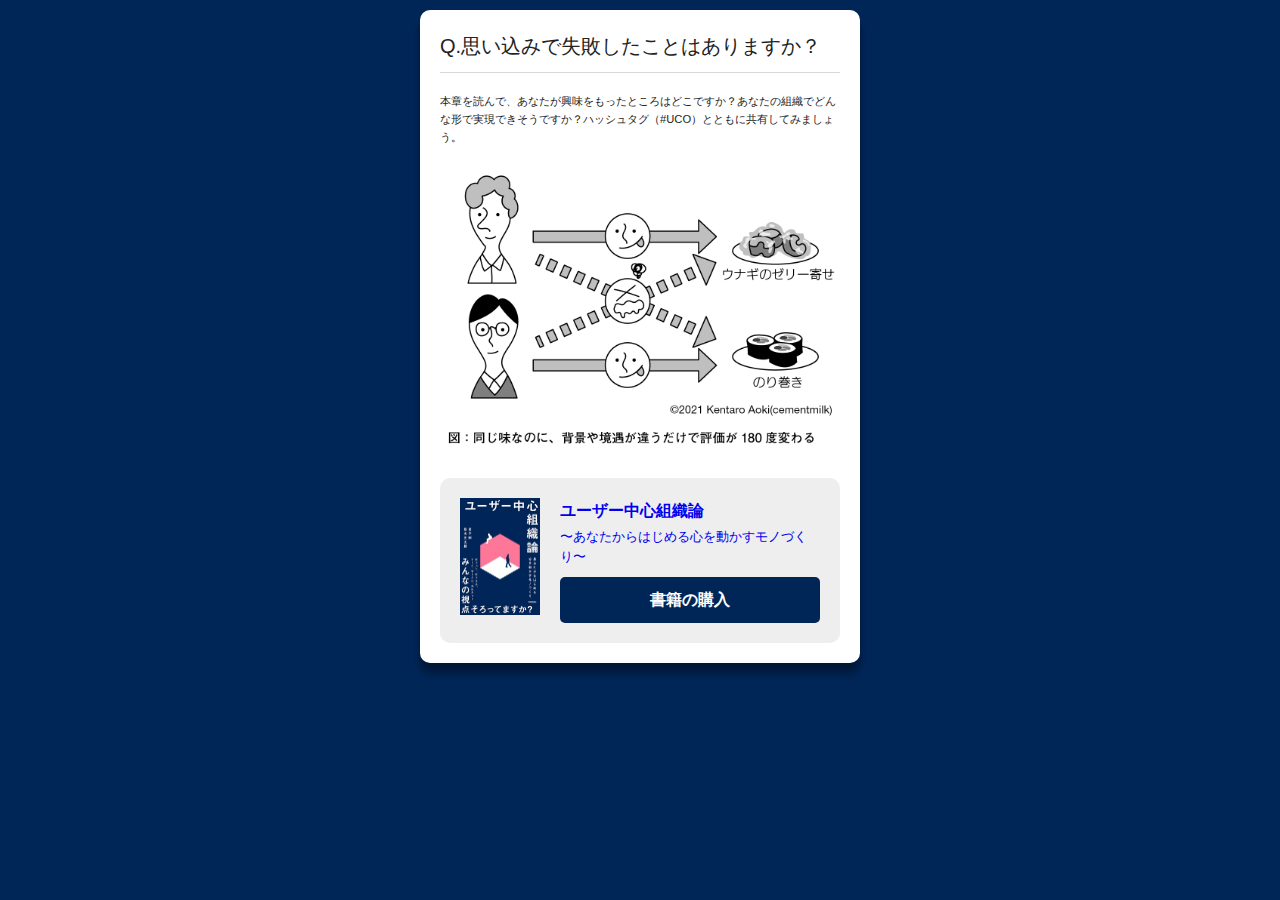
<file: pages/background.html>
<!DOCTYPE html>
<html>
  <head>
    <meta http-equiv="X-UA-Compatible" content="IE=edge">
    <meta charset="utf-8">
    <title>Q.思い込みで失敗したことはありますか？</title>

    <meta name="twitter:card" content="summary_large_image" /> <!--①-->
    <meta name="twitter:site" content="@tsuyoshi_osiire" /> <!--②-->
    <meta property="og:url" content="https://tsuyoshi-kaneko.github.io/uco/pages/background.html" /> <!--③-->
    <meta property="og:title" content="Q.思い込みで失敗したことはありますか？" /> <!--④-->
    <meta property="og:description" content="[書籍]ユーザー中心組織論のお題です" /> <!--⑤-->
    <meta property="og:image" content="https://tsuyoshi-kaneko.github.io/uco/background.png" /> <!--⑥-->



    <meta name="description" content="">
    <meta name="author" content="">
    <meta name="viewport" content="width=device-width, initial-scale=1">
    <link rel="stylesheet" href="pages.css">
    <link rel="shortcut icon" href="">
  </head>
  <body>
    <section>
      <h1>Q.思い込みで失敗したことはありますか？</h1>
      <p class="description">
        本章を読んで、あなたが興味をもったところはどこですか？あなたの組織でどんな形で実現できそうですか？ハッシュタグ（#UCO）とともに共有してみましょう。
      </p>
      <p class="main_image">
        <img src="https://tsuyoshi-kaneko.github.io/uco/background.png" alt="Q.思い込みで失敗したことはありますか？" title="Q.思い込みで失敗したことはありますか？">
      </p>
      <p class="quote">
        <a href="https://gihyo.jp/book/2021/978-4-297-11997-3">
          <span class="quote_image">
            <img src="uco.jpg" alt="ユーザー中心組織論
〜あなたからはじめる心を動かすモノづくり〜" title="ユーザー中心組織論
〜あなたからはじめる心を動かすモノづくり〜" >
          </span>
        <span class="quote_text">
          <span class="book_title">ユーザー中心組織論</span>
          <span class="book_title_desc">〜あなたからはじめる心を動かすモノづくり〜</span>
          <span class="book_link">書籍の購入</span>
        </span>
        </a>
      </p>
    </section>
  </body>
</html>
</file>
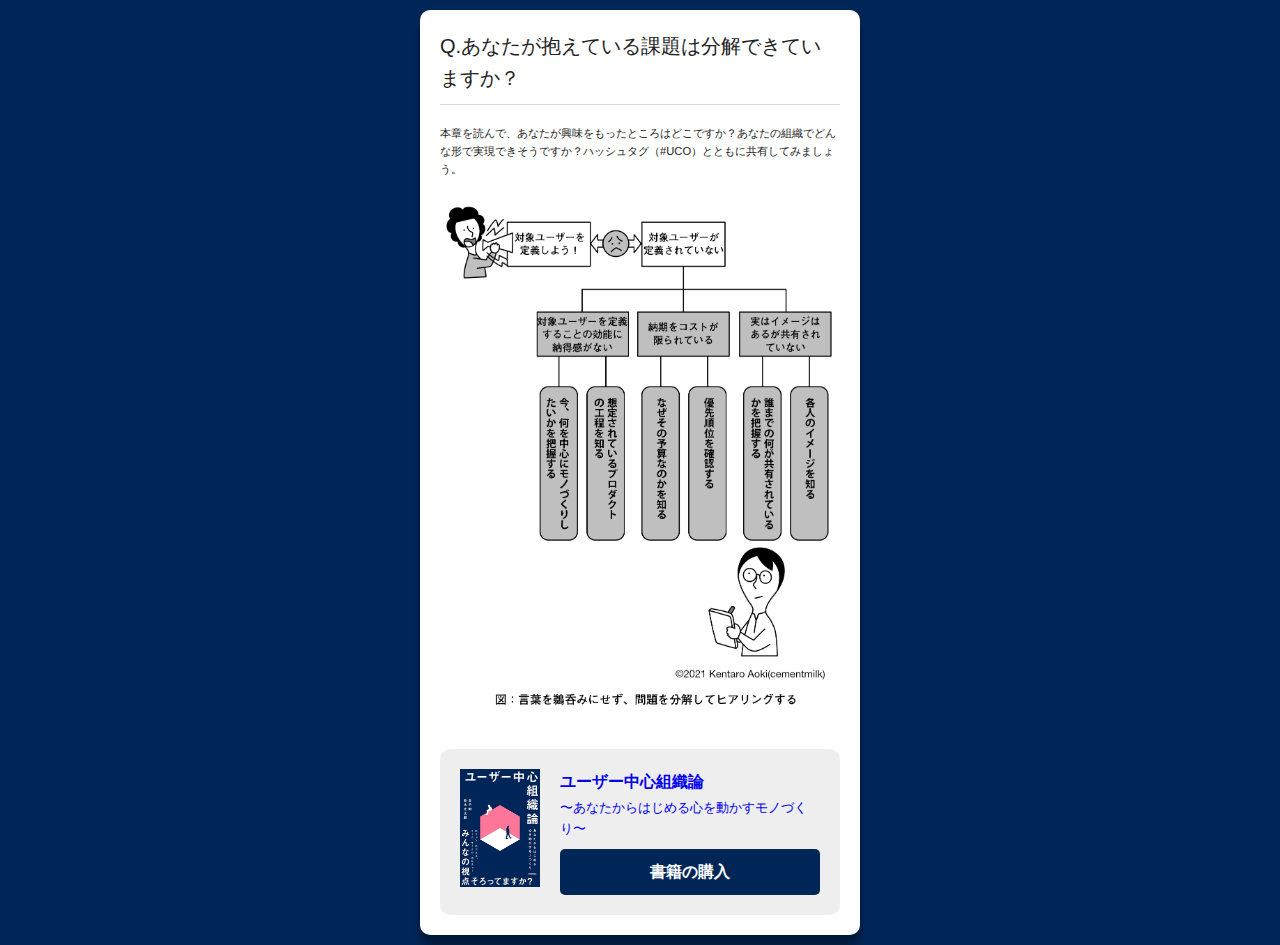
<file: pages/breakdown_problem.html>
<!DOCTYPE html>
<html>
  <head>
    <meta http-equiv="X-UA-Compatible" content="IE=edge">
    <meta charset="utf-8">
    <title>Q.あなたが抱えている課題は分解できていますか？</title>

    <meta name="twitter:card" content="summary_large_image" /> <!--①-->
    <meta name="twitter:site" content="@tsuyoshi_osiire" /> <!--②-->
    <meta property="og:url" content="https://tsuyoshi-kaneko.github.io/uco/pages/breakdown_problem.html" /> <!--③-->
    <meta property="og:title" content="Q.あなたが抱えている課題は分解できていますか？" /> <!--④-->
    <meta property="og:description" content="[書籍]ユーザー中心組織論のお題です" /> <!--⑤-->
    <meta property="og:image" content="https://tsuyoshi-kaneko.github.io/uco/breakdown_problem.png" /> <!--⑥-->



    <meta name="description" content="">
    <meta name="author" content="">
    <meta name="viewport" content="width=device-width, initial-scale=1">
    <link rel="stylesheet" href="pages.css">
    <link rel="shortcut icon" href="">
  </head>
  <body>
    <section>
      <h1>Q.あなたが抱えている課題は分解できていますか？</h1>
      <p class="description">
        本章を読んで、あなたが興味をもったところはどこですか？あなたの組織でどんな形で実現できそうですか？ハッシュタグ（#UCO）とともに共有してみましょう。
      </p>
      <p class="main_image">
        <img src="https://tsuyoshi-kaneko.github.io/uco/breakdown_problem.png" alt="Q.あなたが抱えている課題は分解できていますか？" title="Q.あなたが抱えている課題は分解できていますか？">
      </p>
      <p class="quote">
        <a href="https://gihyo.jp/book/2021/978-4-297-11997-3">
          <span class="quote_image">
            <img src="uco.jpg" alt="ユーザー中心組織論
      〜あなたからはじめる心を動かすモノづくり〜" title="ユーザー中心組織論
      〜あなたからはじめる心を動かすモノづくり〜" >
          </span>
        <span class="quote_text">
          <span class="book_title">ユーザー中心組織論</span>
          <span class="book_title_desc">〜あなたからはじめる心を動かすモノづくり〜</span>
          <span class="book_link">書籍の購入</span>
        </span>
        </a>
      </p>
    </section>
  </body>
</html>
</file>
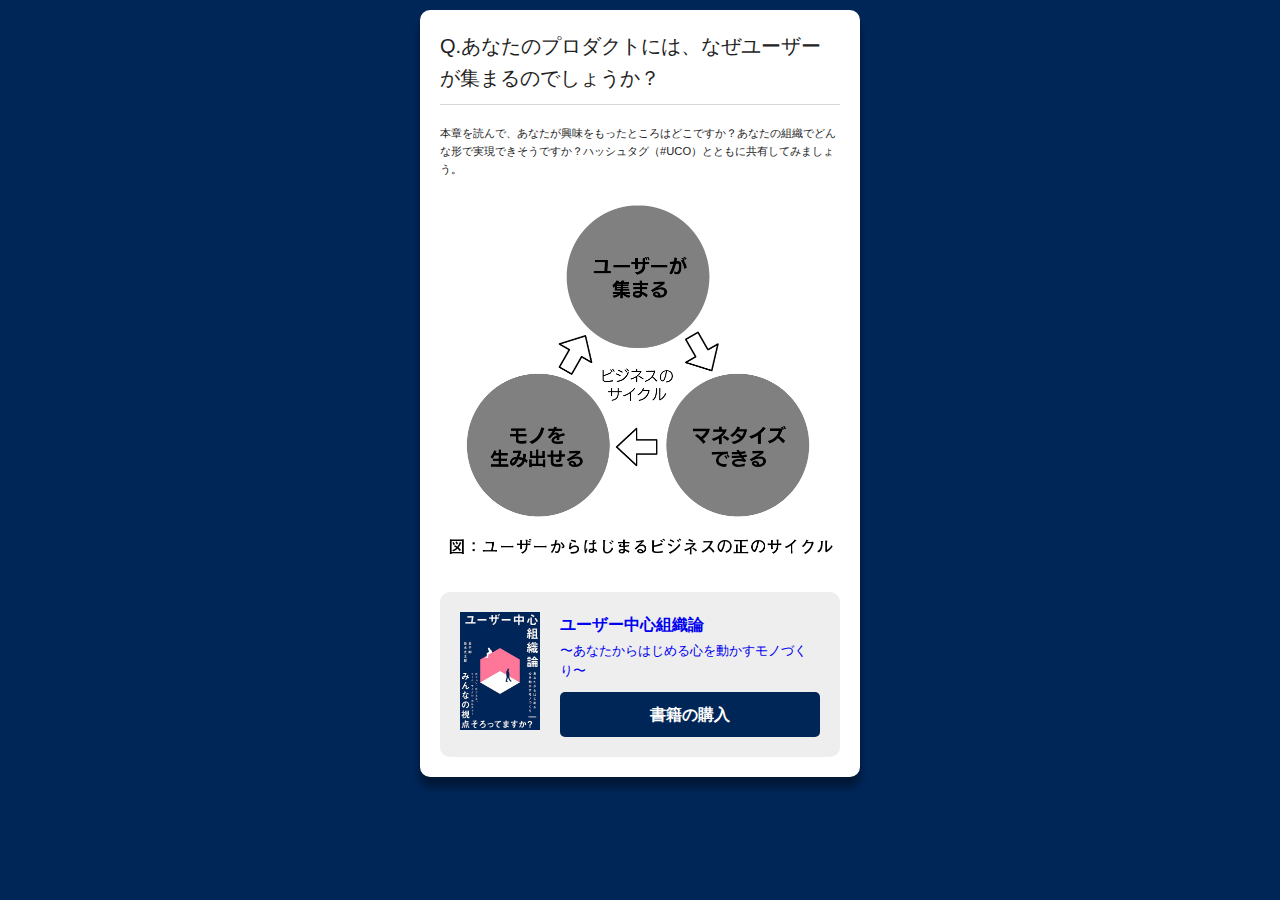
<file: pages/business_cycle.html>
<!DOCTYPE html>
<html>
  <head>
    <meta http-equiv="X-UA-Compatible" content="IE=edge">
    <meta charset="utf-8">
    <title>Q.あなたのプロダクトには、なぜユーザーが集まるのでしょうか？</title>

    <meta name="twitter:card" content="summary_large_image" /> <!--①-->
    <meta name="twitter:site" content="@tsuyoshi_osiire" /> <!--②-->
    <meta property="og:url" content="https://tsuyoshi-kaneko.github.io/uco/pages/business_cycle.html" /> <!--③-->
    <meta property="og:title" content="Q.あなたのプロダクトには、なぜユーザーが集まるのでしょうか？" /> <!--④-->
    <meta property="og:description" content="[書籍]ユーザー中心組織論のお題です" /> <!--⑤-->
    <meta property="og:image" content="https://tsuyoshi-kaneko.github.io/uco/business_cycle.png" /> <!--⑥-->



    <meta name="description" content="">
    <meta name="author" content="">
    <meta name="viewport" content="width=device-width, initial-scale=1">
    <link rel="stylesheet" href="pages.css">
    <link rel="shortcut icon" href="">
  </head>
  <body>
    <section>
      <h1>Q.あなたのプロダクトには、なぜユーザーが集まるのでしょうか？</h1>
      <p class="description">
        本章を読んで、あなたが興味をもったところはどこですか？あなたの組織でどんな形で実現できそうですか？ハッシュタグ（#UCO）とともに共有してみましょう。
      </p>
      <p class="main_image">
        <img src="https://tsuyoshi-kaneko.github.io/uco/business_cycle.png" alt="Q.あなたのプロダクトには、なぜユーザーが集まるのでしょうか？" title="Q.あなたのプロダクトには、なぜユーザーが集まるのでしょうか？">
      </p>
      <p class="quote">
        <a href="https://gihyo.jp/book/2021/978-4-297-11997-3">
          <span class="quote_image">
            <img src="uco.jpg" alt="ユーザー中心組織論
      〜あなたからはじめる心を動かすモノづくり〜" title="ユーザー中心組織論
      〜あなたからはじめる心を動かすモノづくり〜" >
          </span>
        <span class="quote_text">
          <span class="book_title">ユーザー中心組織論</span>
          <span class="book_title_desc">〜あなたからはじめる心を動かすモノづくり〜</span>
          <span class="book_link">書籍の購入</span>
        </span>
        </a>
      </p>
    </section>
  </body>
</html>
</file>
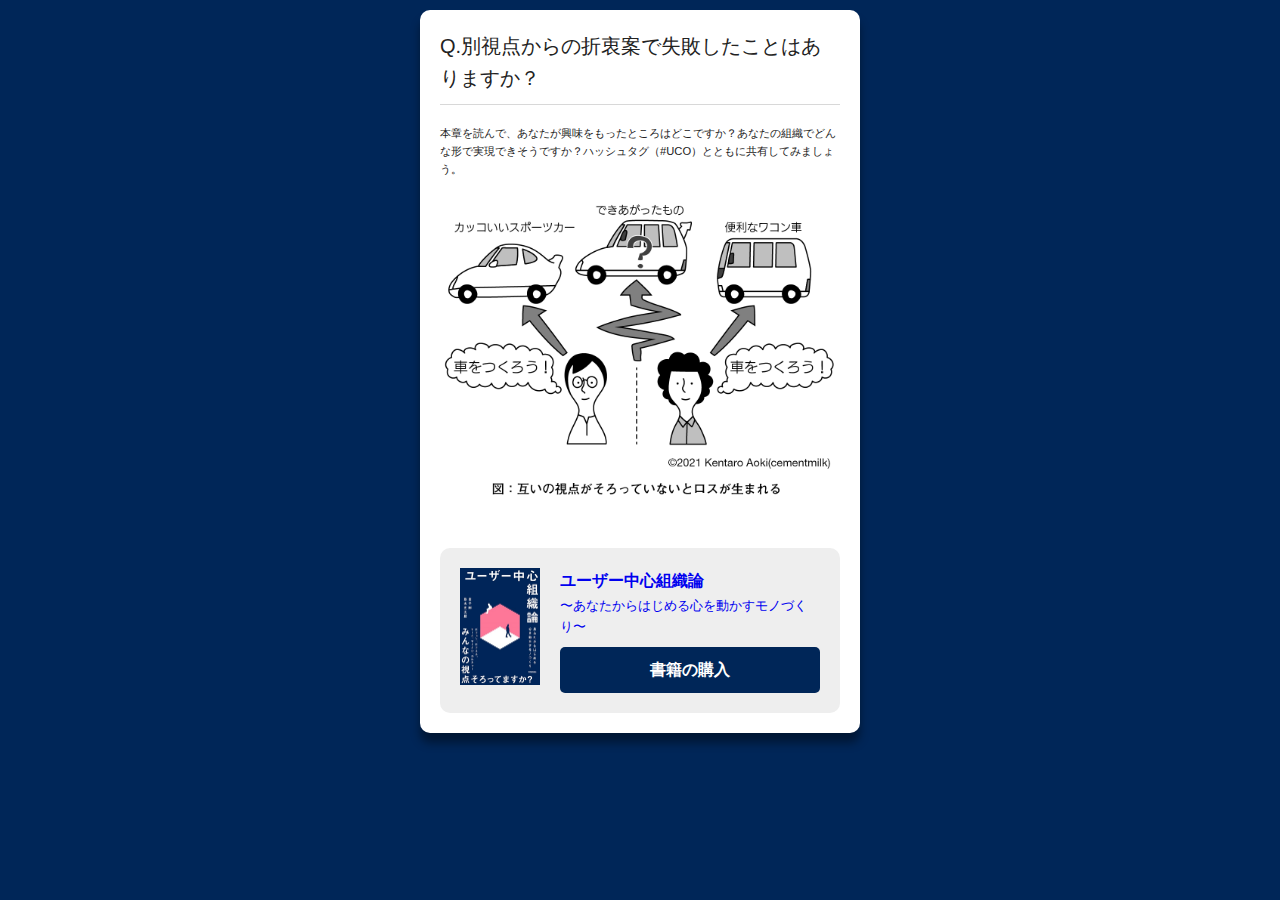
<file: pages/cause_loss.html>
<!DOCTYPE html>
<html>
  <head>
    <meta http-equiv="X-UA-Compatible" content="IE=edge">
    <meta charset="utf-8">
    <title>Q.別視点からの折衷案で失敗したことはありますか？</title>

    <meta name="twitter:card" content="summary_large_image" /> <!--①-->
    <meta name="twitter:site" content="@tsuyoshi_osiire" /> <!--②-->
    <meta property="og:url" content="https://tsuyoshi-kaneko.github.io/uco/pages/cause_loss.html" /> <!--③-->
    <meta property="og:title" content="Q.別視点からの折衷案で失敗したことはありますか？" /> <!--④-->
    <meta property="og:description" content="[書籍]ユーザー中心組織論のお題です" /> <!--⑤-->
    <meta property="og:image" content="https://tsuyoshi-kaneko.github.io/uco/cause_loss.png" /> <!--⑥-->



    <meta name="description" content="">
    <meta name="author" content="">
    <meta name="viewport" content="width=device-width, initial-scale=1">
    <link rel="stylesheet" href="pages.css">
    <link rel="shortcut icon" href="">
  </head>
  <body>
    <section>
      <h1>Q.別視点からの折衷案で失敗したことはありますか？</h1>
      <p class="description">
        本章を読んで、あなたが興味をもったところはどこですか？あなたの組織でどんな形で実現できそうですか？ハッシュタグ（#UCO）とともに共有してみましょう。
      </p>
      <p class="main_image">
        <img src="https://tsuyoshi-kaneko.github.io/uco/cause_loss.png" alt="Q.別視点からの折衷案で失敗したことはありますか？" title="Q.別視点からの折衷案で失敗したことはありますか？">
      </p>
      <p class="quote">
        <a href="https://gihyo.jp/book/2021/978-4-297-11997-3">
          <span class="quote_image">
            <img src="uco.jpg" alt="ユーザー中心組織論
      〜あなたからはじめる心を動かすモノづくり〜" title="ユーザー中心組織論
      〜あなたからはじめる心を動かすモノづくり〜" >
          </span>
        <span class="quote_text">
          <span class="book_title">ユーザー中心組織論</span>
          <span class="book_title_desc">〜あなたからはじめる心を動かすモノづくり〜</span>
          <span class="book_link">書籍の購入</span>
        </span>
        </a>
      </p>
    </section>
  </body>
</html>
</file>
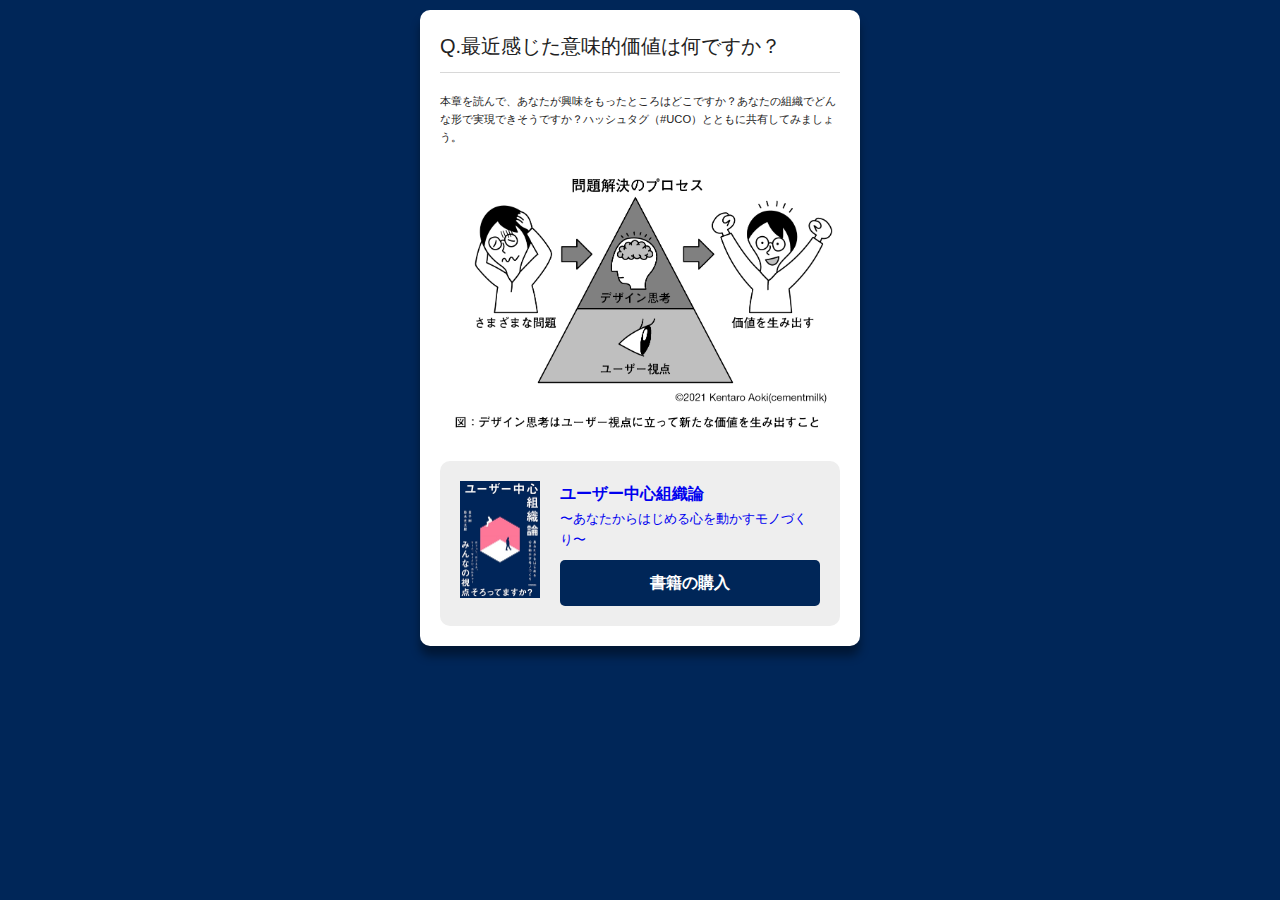
<file: pages/design_thinking.html>
<!DOCTYPE html>
<html>
  <head>
    <meta http-equiv="X-UA-Compatible" content="IE=edge">
    <meta charset="utf-8">
    <title>Q.あなたの組織はユーザー視点に立てていますか？</title>

    <meta name="twitter:card" content="summary_large_image" /> <!--①-->
    <meta name="twitter:site" content="@tsuyoshi_osiire" /> <!--②-->
    <meta property="og:url" content="https://tsuyoshi-kaneko.github.io/uco/pages/design_thinking.html" /> <!--③-->
    <meta property="og:title" content="Q.あなたの組織はユーザー視点に立てていますか？" /> <!--④-->
    <meta property="og:description" content="[書籍]ユーザー中心組織論のお題です" /> <!--⑤-->
    <meta property="og:image" content="https://tsuyoshi-kaneko.github.io/uco/design_thinking.png" /> <!--⑥-->



    <meta name="description" content="">
    <meta name="author" content="">
    <meta name="viewport" content="width=device-width, initial-scale=1">
    <link rel="stylesheet" href="pages.css">
    <link rel="shortcut icon" href="">
  </head>
  <body>
    <section>
      <h1>Q.最近感じた意味的価値は何ですか？</h1>
      <p class="description">
        本章を読んで、あなたが興味をもったところはどこですか？あなたの組織でどんな形で実現できそうですか？ハッシュタグ（#UCO）とともに共有してみましょう。
      </p>
      <p class="main_image">
        <img src="https://tsuyoshi-kaneko.github.io/uco/design_thinking.png" alt="Q.あなたの組織はユーザー視点に立てていますか？" title="Q.あなたの組織はユーザー視点に立てていますか？">
      </p>
      <p class="quote">
        <a href="https://gihyo.jp/book/2021/978-4-297-11997-3">
          <span class="quote_image">
            <img src="uco.jpg" alt="ユーザー中心組織論
      〜あなたからはじめる心を動かすモノづくり〜" title="ユーザー中心組織論
      〜あなたからはじめる心を動かすモノづくり〜" >
          </span>
        <span class="quote_text">
          <span class="book_title">ユーザー中心組織論</span>
          <span class="book_title_desc">〜あなたからはじめる心を動かすモノづくり〜</span>
          <span class="book_link">書籍の購入</span>
        </span>
        </a>
      </p>
    </section>
  </body>
</html>
</file>
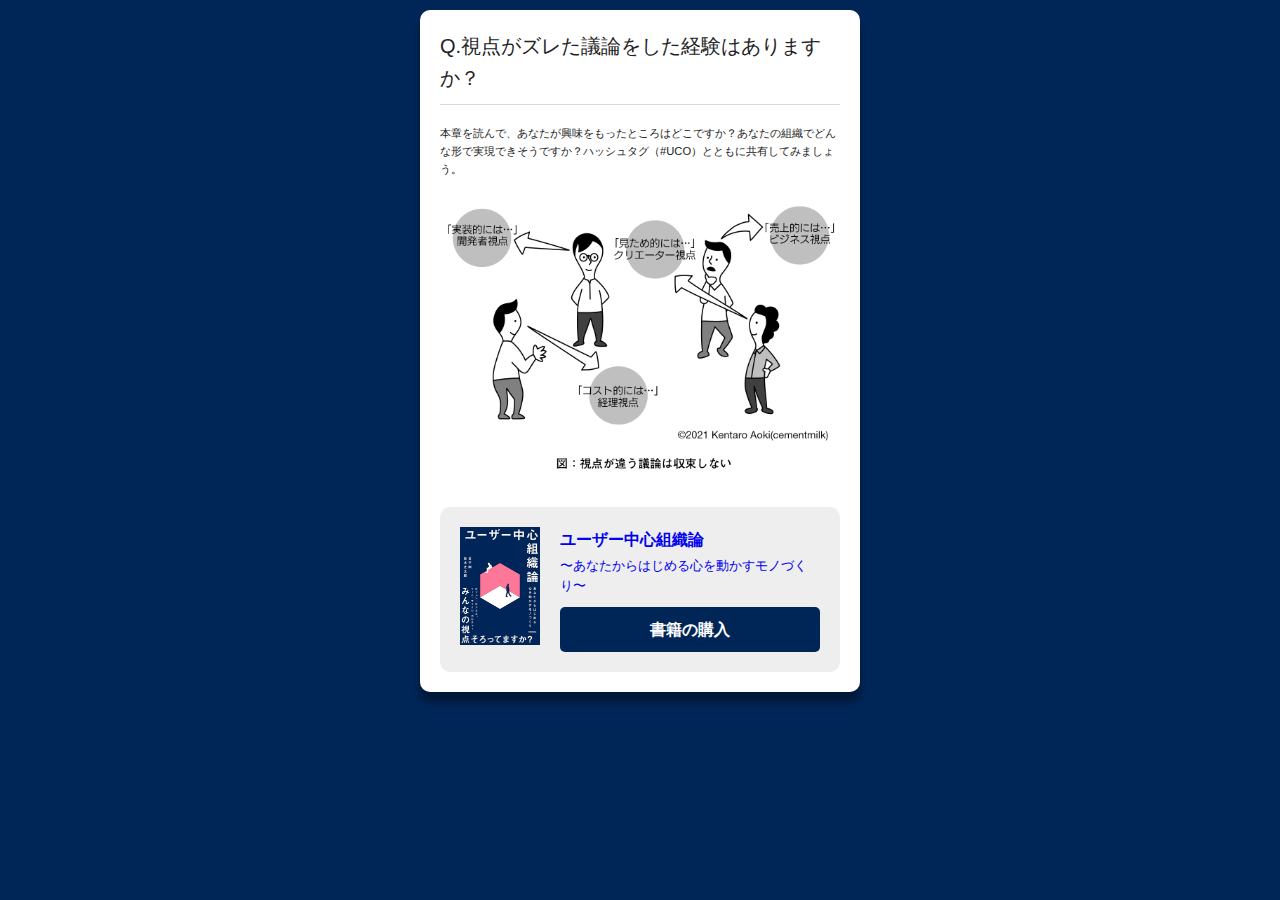
<file: pages/different_viewpoint.html>
<!DOCTYPE html>
<html>
  <head>
    <meta http-equiv="X-UA-Compatible" content="IE=edge">
    <meta charset="utf-8">
    <title>Q.視点がズレた議論をした経験はありますか？</title>

    <meta name="twitter:card" content="summary_large_image" /> <!--①-->
    <meta name="twitter:site" content="@tsuyoshi_osiire" /> <!--②-->
    <meta property="og:url" content="https://tsuyoshi-kaneko.github.io/uco/pages/different_viewpoint.html" /> <!--③-->
    <meta property="og:title" content="Q.視点がズレた議論をした経験はありますか？" /> <!--④-->
    <meta property="og:description" content="[書籍]ユーザー中心組織論のお題です" /> <!--⑤-->
    <meta property="og:image" content="https://tsuyoshi-kaneko.github.io/uco/different_viewpoint.png" /> <!--⑥-->



    <meta name="description" content="">
    <meta name="author" content="">
    <meta name="viewport" content="width=device-width, initial-scale=1">
    <link rel="stylesheet" href="pages.css">
    <link rel="shortcut icon" href="">
  </head>
  <body>
    <section>
      <h1>Q.視点がズレた議論をした経験はありますか？</h1>
      <p class="description">
        本章を読んで、あなたが興味をもったところはどこですか？あなたの組織でどんな形で実現できそうですか？ハッシュタグ（#UCO）とともに共有してみましょう。
      </p>
      <p class="main_image">
        <img src="https://tsuyoshi-kaneko.github.io/uco/different_viewpoint.png" alt="Q.視点がズレた議論をした経験はありますか？" title="Q.視点がズレた議論をした経験はありますか？">
      </p>
      <p class="quote">
        <a href="https://gihyo.jp/book/2021/978-4-297-11997-3">
          <span class="quote_image">
            <img src="uco.jpg" alt="ユーザー中心組織論
      〜あなたからはじめる心を動かすモノづくり〜" title="ユーザー中心組織論
      〜あなたからはじめる心を動かすモノづくり〜" >
          </span>
        <span class="quote_text">
          <span class="book_title">ユーザー中心組織論</span>
          <span class="book_title_desc">〜あなたからはじめる心を動かすモノづくり〜</span>
          <span class="book_link">書籍の購入</span>
        </span>
        </a>
      </p>
    </section>
  </body>
</html>
</file>
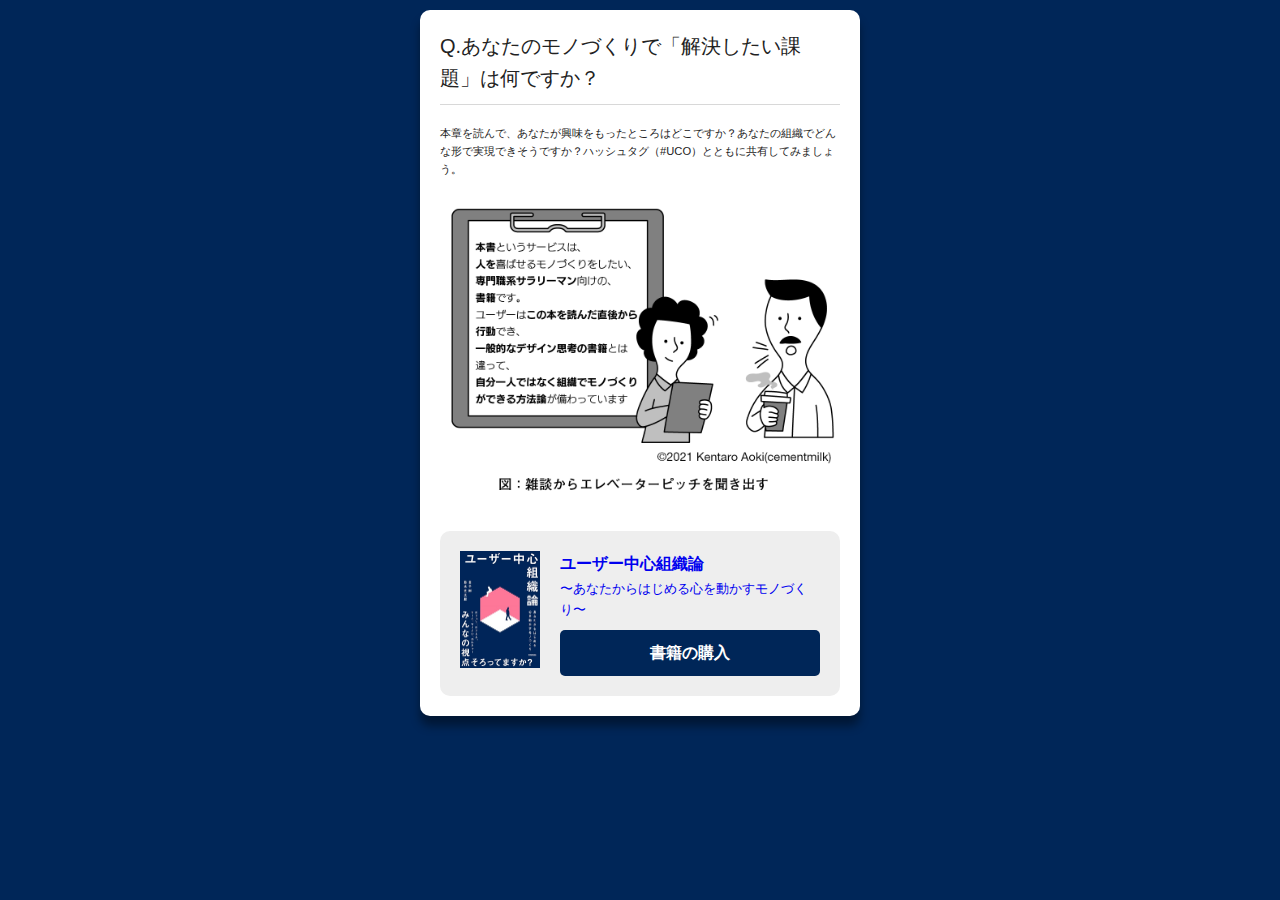
<file: pages/elevator_pitch.html>
<!DOCTYPE html>
<html>
  <head>
    <meta http-equiv="X-UA-Compatible" content="IE=edge">
    <meta charset="utf-8">
    <title>Q.あなたのモノづくりで「解決したい課題」は何ですか？</title>

    <meta name="twitter:card" content="summary_large_image" /> <!--①-->
    <meta name="twitter:site" content="@tsuyoshi_osiire" /> <!--②-->
    <meta property="og:url" content="https://tsuyoshi-kaneko.github.io/uco/pages/elevator_pitch.html" /> <!--③-->
    <meta property="og:title" content="Q.あなたのモノづくりで「解決したい課題」は何ですか？" /> <!--④-->
    <meta property="og:description" content="[書籍]ユーザー中心組織論のお題です" /> <!--⑤-->
    <meta property="og:image" content="https://tsuyoshi-kaneko.github.io/uco/elevator_pitch.png" /> <!--⑥-->



    <meta name="description" content="">
    <meta name="author" content="">
    <meta name="viewport" content="width=device-width, initial-scale=1">
    <link rel="stylesheet" href="pages.css">
    <link rel="shortcut icon" href="">
  </head>
  <body>
    <section>
      <h1>Q.あなたのモノづくりで「解決したい課題」は何ですか？</h1>
      <p class="description">
        本章を読んで、あなたが興味をもったところはどこですか？あなたの組織でどんな形で実現できそうですか？ハッシュタグ（#UCO）とともに共有してみましょう。
      </p>
      <p class="main_image">
        <img src="https://tsuyoshi-kaneko.github.io/uco/elevator_pitch.png" alt="Q.あなたのモノづくりで「解決したい課題」は何ですか？" title="Q.あなたのモノづくりで「解決したい課題」は何ですか？">
      </p>
      <p class="quote">
        <a href="https://gihyo.jp/book/2021/978-4-297-11997-3">
          <span class="quote_image">
            <img src="uco.jpg" alt="ユーザー中心組織論
      〜あなたからはじめる心を動かすモノづくり〜" title="ユーザー中心組織論
      〜あなたからはじめる心を動かすモノづくり〜" >
          </span>
        <span class="quote_text">
          <span class="book_title">ユーザー中心組織論</span>
          <span class="book_title_desc">〜あなたからはじめる心を動かすモノづくり〜</span>
          <span class="book_link">書籍の購入</span>
        </span>
        </a>
      </p>
    </section>
  </body>
</html>
</file>
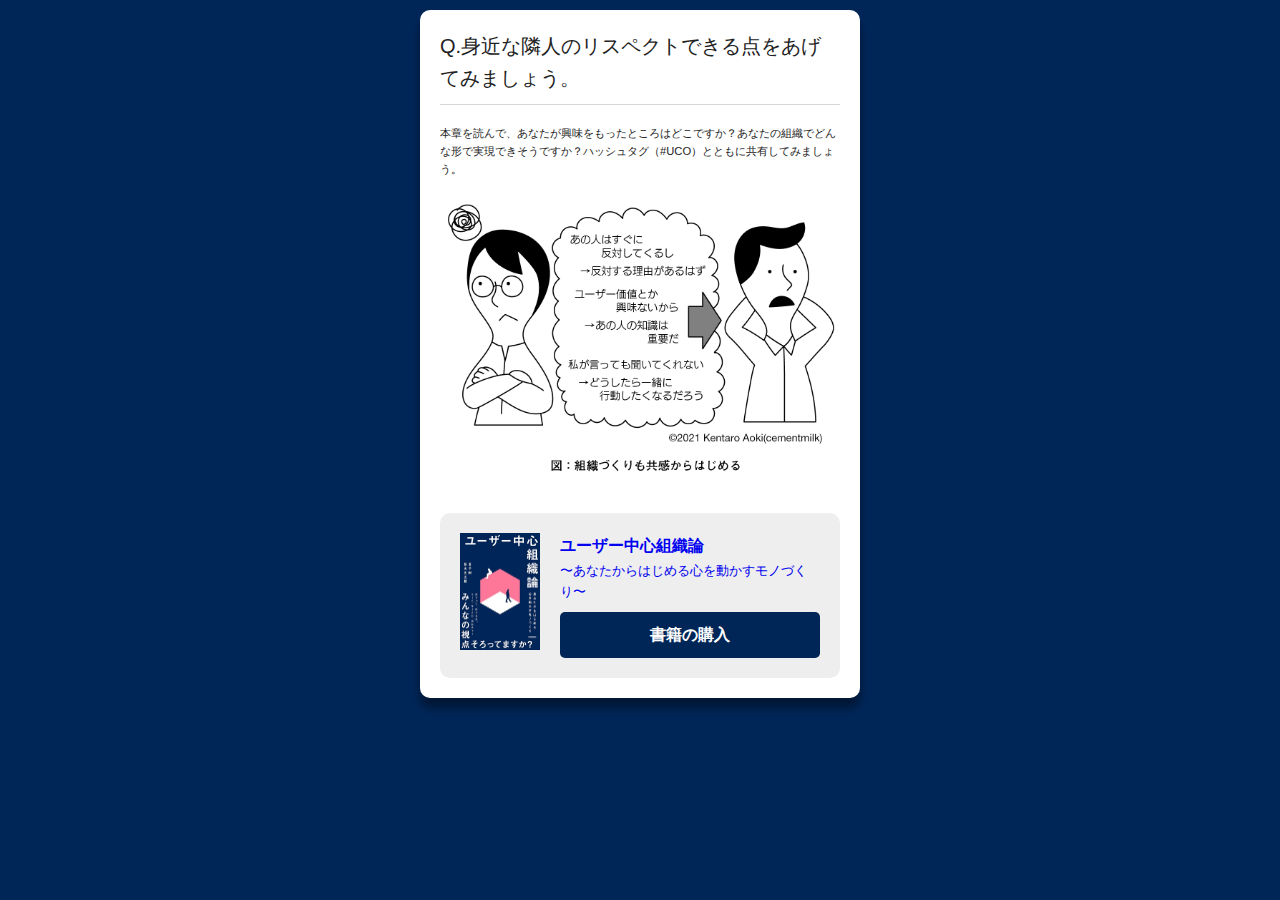
<file: pages/empathy_neighbour.html>
<!DOCTYPE html>
<html>
  <head>
    <meta http-equiv="X-UA-Compatible" content="IE=edge">
    <meta charset="utf-8">
    <title>Q.身近な隣人のリスペクトできる点をあげてみましょう。</title>

    <meta name="twitter:card" content="summary_large_image" />
    <meta name="twitter:site" content="@tsuyoshi_osiire" />
    <meta property="og:url" content="https://tsuyoshi-kaneko.github.io/uco/pages/empathy_neighbour.html" /> <!--③-->
    <meta property="og:title" content="Q.身近な隣人のリスペクトできる点をあげてみましょう。" />
    <meta property="og:description" content="[書籍]ユーザー中心組織論のお題です" />
    <meta property="og:image" content="https://tsuyoshi-kaneko.github.io/uco/empathy_neighbour.png" /> <!--⑥-->
    <meta property="og:type" content="article" />


    <meta name="description" content="ユーザー中心組織論〜あなたからはじめる心を動かすモノづくり〜">
    <meta name="author" content="金子剛">
    <meta name="viewport" content="width=device-width, initial-scale=1">
    <link rel="stylesheet" href="pages.css">
    <link rel="shortcut icon" href="">
  </head>
  <body>
    <section>
      <h1>Q.身近な隣人のリスペクトできる点をあげてみましょう。</h1>
      <p class="description">
        本章を読んで、あなたが興味をもったところはどこですか？あなたの組織でどんな形で実現できそうですか？ハッシュタグ（#UCO）とともに共有してみましょう。
      </p>
      <p class="main_image">
        <img src="https://tsuyoshi-kaneko.github.io/uco/empathy_neighbour.png" alt="Q.身近な隣人のリスペクトできる点をあげてみましょう。" title="Q.身近な隣人のリスペクトできる点をあげてみましょう。">
      </p>
      <p class="quote">
        <a href="https://gihyo.jp/book/2021/978-4-297-11997-3">
          <span class="quote_image">
            <img src="uco.jpg" alt="ユーザー中心組織論
      〜あなたからはじめる心を動かすモノづくり〜" title="ユーザー中心組織論
      〜あなたからはじめる心を動かすモノづくり〜" >
          </span>
        <span class="quote_text">
          <span class="book_title">ユーザー中心組織論</span>
          <span class="book_title_desc">〜あなたからはじめる心を動かすモノづくり〜</span>
          <span class="book_link">書籍の購入</span>
        </span>
        </a>
      </p>
    </section>
  </body>
</html>
</file>
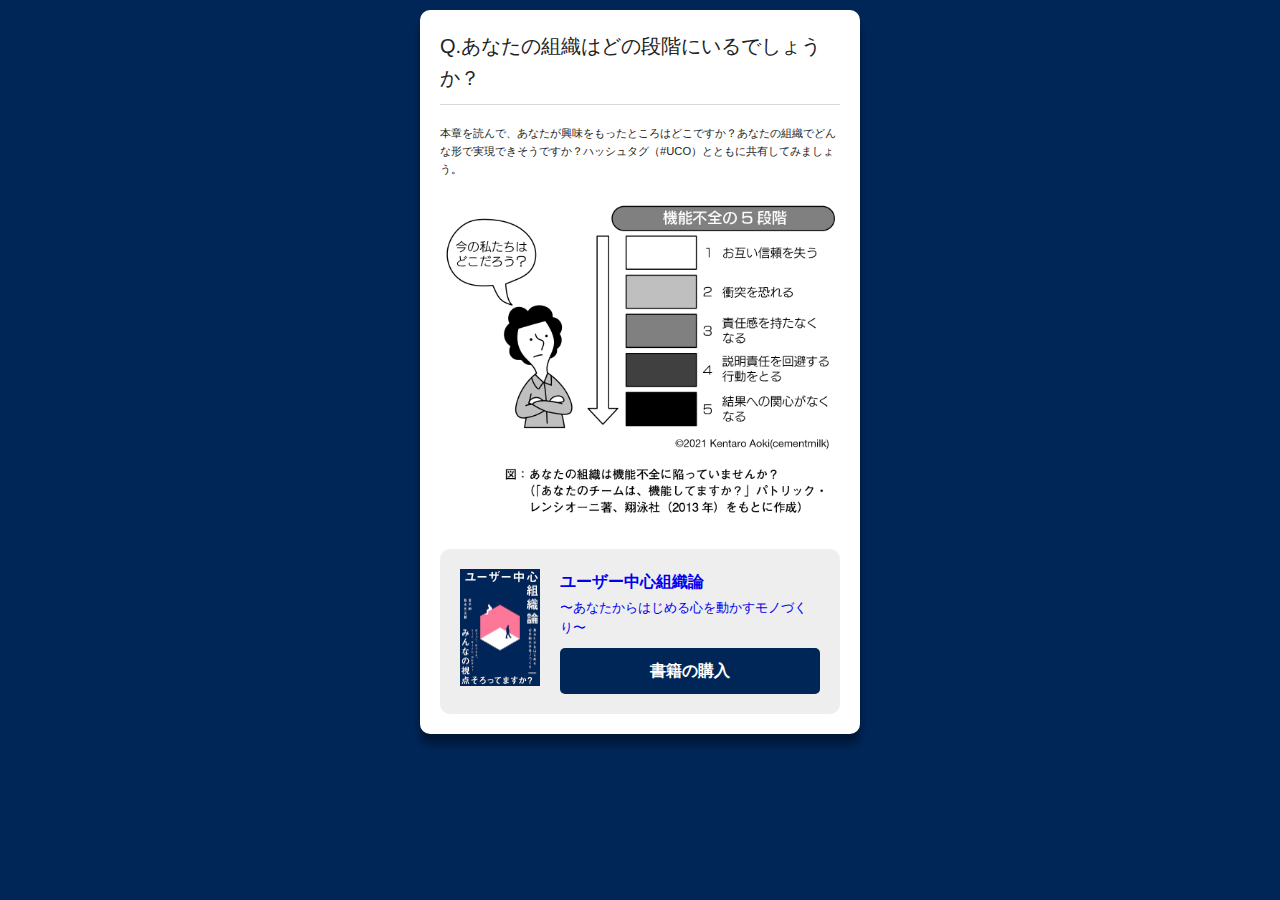
<file: pages/five_dysfunctions.html>
<!DOCTYPE html>
<html>
  <head>
    <meta http-equiv="X-UA-Compatible" content="IE=edge">
    <meta charset="utf-8">
    <title>Q.あなたの組織はどの段階にいるでしょうか？</title>

    <meta name="twitter:card" content="summary_large_image" /> <!--①-->
    <meta name="twitter:site" content="@tsuyoshi_osiire" /> <!--②-->
    <meta property="og:url" content="https://tsuyoshi-kaneko.github.io/uco/pages/five_dysfunctions.html" /> <!--③-->
    <meta property="og:title" content="Q.あなたの組織はどの段階にいるでしょうか？" /> <!--④-->
    <meta property="og:description" content="[書籍]ユーザー中心組織論のお題です" /> <!--⑤-->
    <meta property="og:image" content="https://tsuyoshi-kaneko.github.io/uco/five_dysfunctions.png" /> <!--⑥-->



    <meta name="description" content="">
    <meta name="author" content="">
    <meta name="viewport" content="width=device-width, initial-scale=1">
    <link rel="stylesheet" href="pages.css">
    <link rel="shortcut icon" href="">
  </head>
  <body>
    <section>
      <h1>Q.あなたの組織はどの段階にいるでしょうか？</h1>
      <p class="description">
        本章を読んで、あなたが興味をもったところはどこですか？あなたの組織でどんな形で実現できそうですか？ハッシュタグ（#UCO）とともに共有してみましょう。
      </p>
      <p class="main_image">
        <img src="https://tsuyoshi-kaneko.github.io/uco/five_dysfunctions.png" alt="Q.あなたの組織はどの段階にいるでしょうか？" title="Q.あなたの組織はどの段階にいるでしょうか？">
      </p>
      <p class="quote">
        <a href="https://gihyo.jp/book/2021/978-4-297-11997-3">
          <span class="quote_image">
            <img src="uco.jpg" alt="ユーザー中心組織論
      〜あなたからはじめる心を動かすモノづくり〜" title="ユーザー中心組織論
      〜あなたからはじめる心を動かすモノづくり〜" >
          </span>
        <span class="quote_text">
          <span class="book_title">ユーザー中心組織論</span>
          <span class="book_title_desc">〜あなたからはじめる心を動かすモノづくり〜</span>
          <span class="book_link">書籍の購入</span>
        </span>
        </a>
      </p>
    </section>
  </body>
</html>
</file>
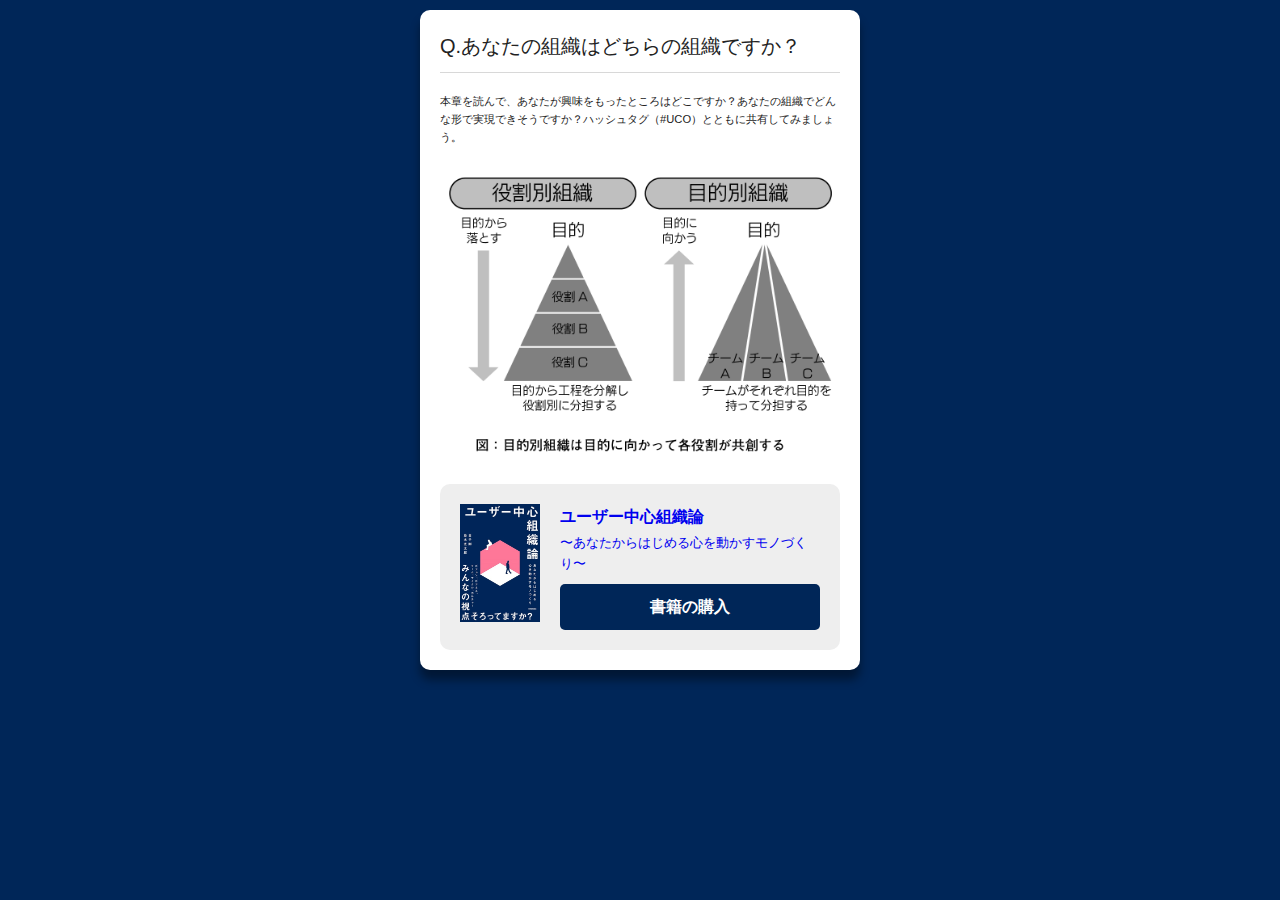
<file: pages/purpose_driven.html>
<!DOCTYPE html>
<html>
  <head>
    <meta http-equiv="X-UA-Compatible" content="IE=edge">
    <meta charset="utf-8">
    <title>Q.あなたの組織はどちらの組織ですか？</title>

    <meta name="twitter:card" content="summary_large_image" /> <!--①-->
    <meta name="twitter:site" content="@tsuyoshi_osiire" /> <!--②-->
    <meta property="og:url" content="https://tsuyoshi-kaneko.github.io/uco/pages/purpose_driven.html" /> <!--③-->
    <meta property="og:title" content="Q.あなたの組織はどちらの組織ですか？" /> <!--④-->
    <meta property="og:description" content="[書籍]ユーザー中心組織論のお題です" /> <!--⑤-->
    <meta property="og:image" content="https://tsuyoshi-kaneko.github.io/uco/purpose_driven.png" /> <!--⑥-->



    <meta name="description" content="">
    <meta name="author" content="">
    <meta name="viewport" content="width=device-width, initial-scale=1">
    <link rel="stylesheet" href="pages.css">
    <link rel="shortcut icon" href="">
  </head>
  <body>
    <section>
      <h1>Q.あなたの組織はどちらの組織ですか？</h1>
      <p class="description">
        本章を読んで、あなたが興味をもったところはどこですか？あなたの組織でどんな形で実現できそうですか？ハッシュタグ（#UCO）とともに共有してみましょう。
      </p>
      <p class="main_image">
        <img src="https://tsuyoshi-kaneko.github.io/uco/purpose_driven.png" alt="Q.あなたの組織はどちらの組織ですか？" title="Q.あなたの組織はどちらの組織ですか？">
      </p>
      <p class="quote">
        <a href="https://gihyo.jp/book/2021/978-4-297-11997-3">
          <span class="quote_image">
            <img src="uco.jpg" alt="ユーザー中心組織論
      〜あなたからはじめる心を動かすモノづくり〜" title="ユーザー中心組織論
      〜あなたからはじめる心を動かすモノづくり〜" >
          </span>
        <span class="quote_text">
          <span class="book_title">ユーザー中心組織論</span>
          <span class="book_title_desc">〜あなたからはじめる心を動かすモノづくり〜</span>
          <span class="book_link">書籍の購入</span>
        </span>
        </a>
      </p>
    </section>
  </body>
</html>
</file>
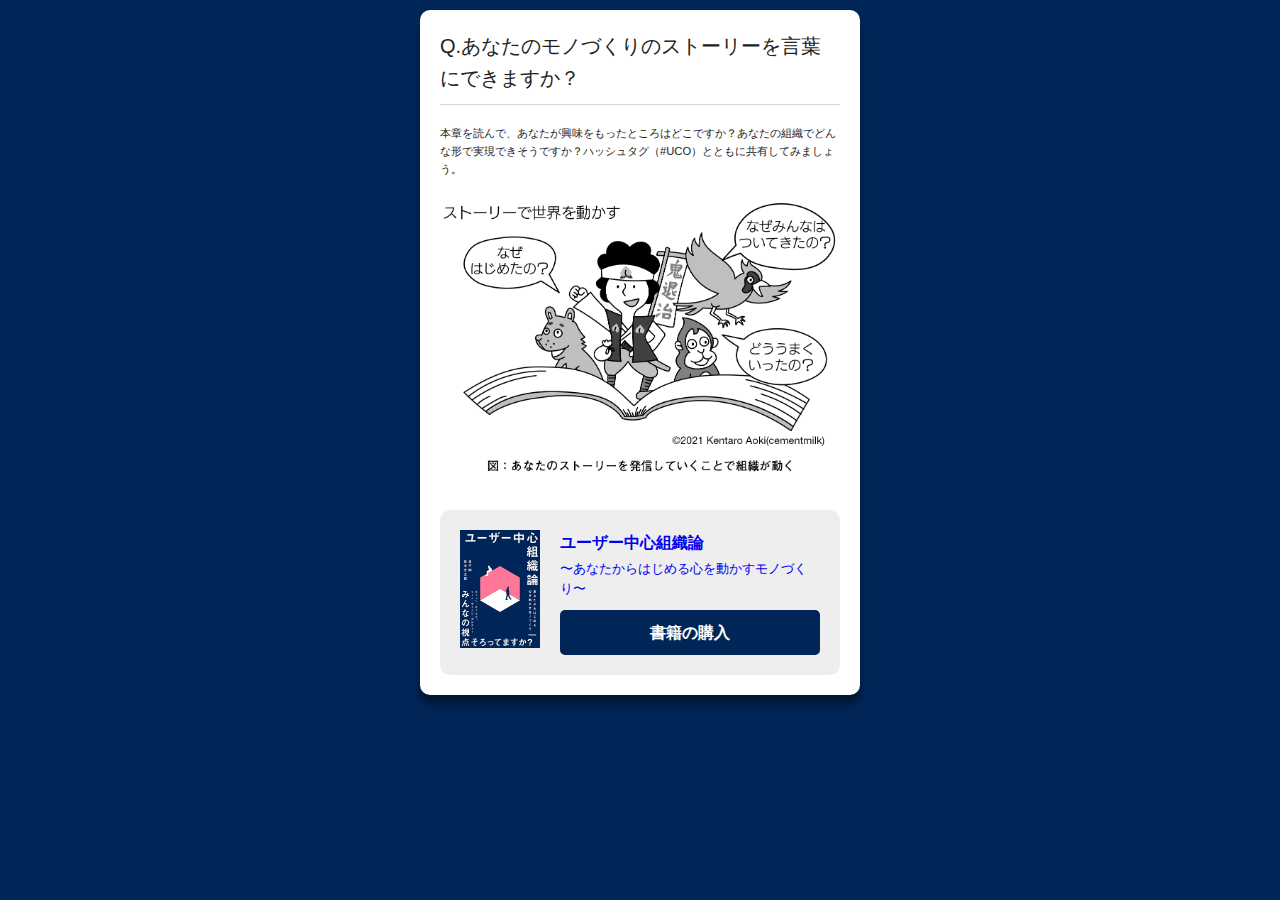
<file: pages/storytelling.html>
<!DOCTYPE html>
<html>
  <head>
    <meta http-equiv="X-UA-Compatible" content="IE=edge">
    <meta charset="utf-8">
    <title>Q.あなたのモノづくりのストーリーを言葉にできますか？</title>

    <meta name="twitter:card" content="summary_large_image" /> <!--①-->
    <meta name="twitter:site" content="@tsuyoshi_osiire" /> <!--②-->
    <meta property="og:url" content="https://tsuyoshi-kaneko.github.io/uco/pages/storytelling.html" /> <!--③-->
    <meta property="og:title" content="Q.あなたのモノづくりのストーリーを言葉にできますか？" /> <!--④-->
    <meta property="og:description" content="[書籍]ユーザー中心組織論のお題です" /> <!--⑤-->
    <meta property="og:image" content="https://tsuyoshi-kaneko.github.io/uco/storytelling.png" /> <!--⑥-->



    <meta name="description" content="">
    <meta name="author" content="">
    <meta name="viewport" content="width=device-width, initial-scale=1">
    <link rel="stylesheet" href="pages.css">
    <link rel="shortcut icon" href="">
  </head>
  <body>
    <section>
      <h1>Q.あなたのモノづくりのストーリーを言葉にできますか？</h1>
      <p class="description">
        本章を読んで、あなたが興味をもったところはどこですか？あなたの組織でどんな形で実現できそうですか？ハッシュタグ（#UCO）とともに共有してみましょう。
      </p>
      <p class="main_image">
        <img src="https://tsuyoshi-kaneko.github.io/uco/storytelling.png" alt="Q.あなたのモノづくりのストーリーを言葉にできますか？" title="Q.あなたのモノづくりのストーリーを言葉にできますか？">
      </p>
      <p class="quote">
        <a href="https://gihyo.jp/book/2021/978-4-297-11997-3">
          <span class="quote_image">
            <img src="uco.jpg" alt="ユーザー中心組織論
      〜あなたからはじめる心を動かすモノづくり〜" title="ユーザー中心組織論
      〜あなたからはじめる心を動かすモノづくり〜" >
          </span>
        <span class="quote_text">
          <span class="book_title">ユーザー中心組織論</span>
          <span class="book_title_desc">〜あなたからはじめる心を動かすモノづくり〜</span>
          <span class="book_link">書籍の購入</span>
        </span>
        </a>
      </p>
    </section>
  </body>
</html>
</file>
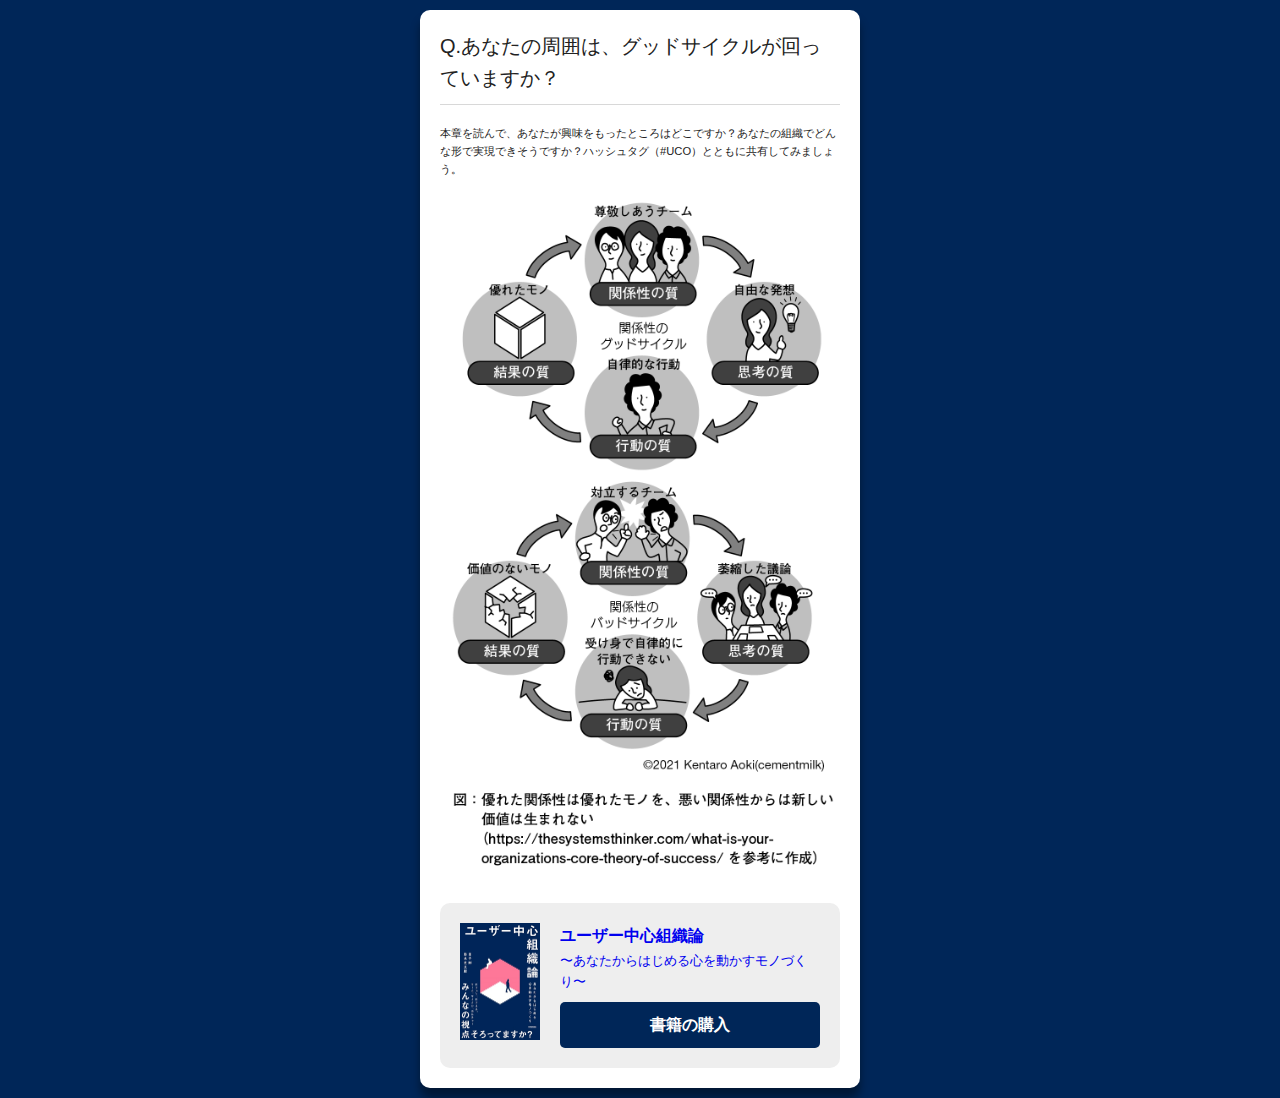
<file: pages/theory_of_success.html>
<!DOCTYPE html>
<html>
  <head>
    <meta http-equiv="X-UA-Compatible" content="IE=edge">
    <meta charset="utf-8">
    <title>Q.あなたの周囲は、グッドサイクルが回っていますか？</title>

    <meta name="twitter:card" content="summary_large_image" /> <!--①-->
    <meta name="twitter:site" content="@tsuyoshi_osiire" /> <!--②-->
    <meta property="og:url" content="https://tsuyoshi-kaneko.github.io/uco/pages/theory_of_success.html" /> <!--③-->
    <meta property="og:title" content="Q.あなたの周囲は、グッドサイクルが回っていますか？" /> <!--④-->
    <meta property="og:description" content="[書籍]ユーザー中心組織論のお題です" /> <!--⑤-->
    <meta property="og:image" content="https://tsuyoshi-kaneko.github.io/uco/theory_of_success.png" /> <!--⑥-->



    <meta name="description" content="">
    <meta name="author" content="">
    <meta name="viewport" content="width=device-width, initial-scale=1">
    <link rel="stylesheet" href="pages.css">
    <link rel="shortcut icon" href="">
  </head>
  <body>
    <section>
      <h1>Q.あなたの周囲は、グッドサイクルが回っていますか？</h1>
      <p class="description">
        本章を読んで、あなたが興味をもったところはどこですか？あなたの組織でどんな形で実現できそうですか？ハッシュタグ（#UCO）とともに共有してみましょう。
      </p>
      <p class="main_image">
        <img src="https://tsuyoshi-kaneko.github.io/uco/theory_of_success.png" alt="Q.あなたの周囲は、グッドサイクルが回っていますか？" title="Q.あなたの周囲は、グッドサイクルが回っていますか？">
      </p>
      <p class="quote">
        <a href="https://gihyo.jp/book/2021/978-4-297-11997-3">
          <span class="quote_image">
            <img src="uco.jpg" alt="ユーザー中心組織論
      〜あなたからはじめる心を動かすモノづくり〜" title="ユーザー中心組織論
      〜あなたからはじめる心を動かすモノづくり〜" >
          </span>
        <span class="quote_text">
          <span class="book_title">ユーザー中心組織論</span>
          <span class="book_title_desc">〜あなたからはじめる心を動かすモノづくり〜</span>
          <span class="book_link">書籍の購入</span>
        </span>
        </a>
      </p>
    </section>
  </body>
</html>
</file>
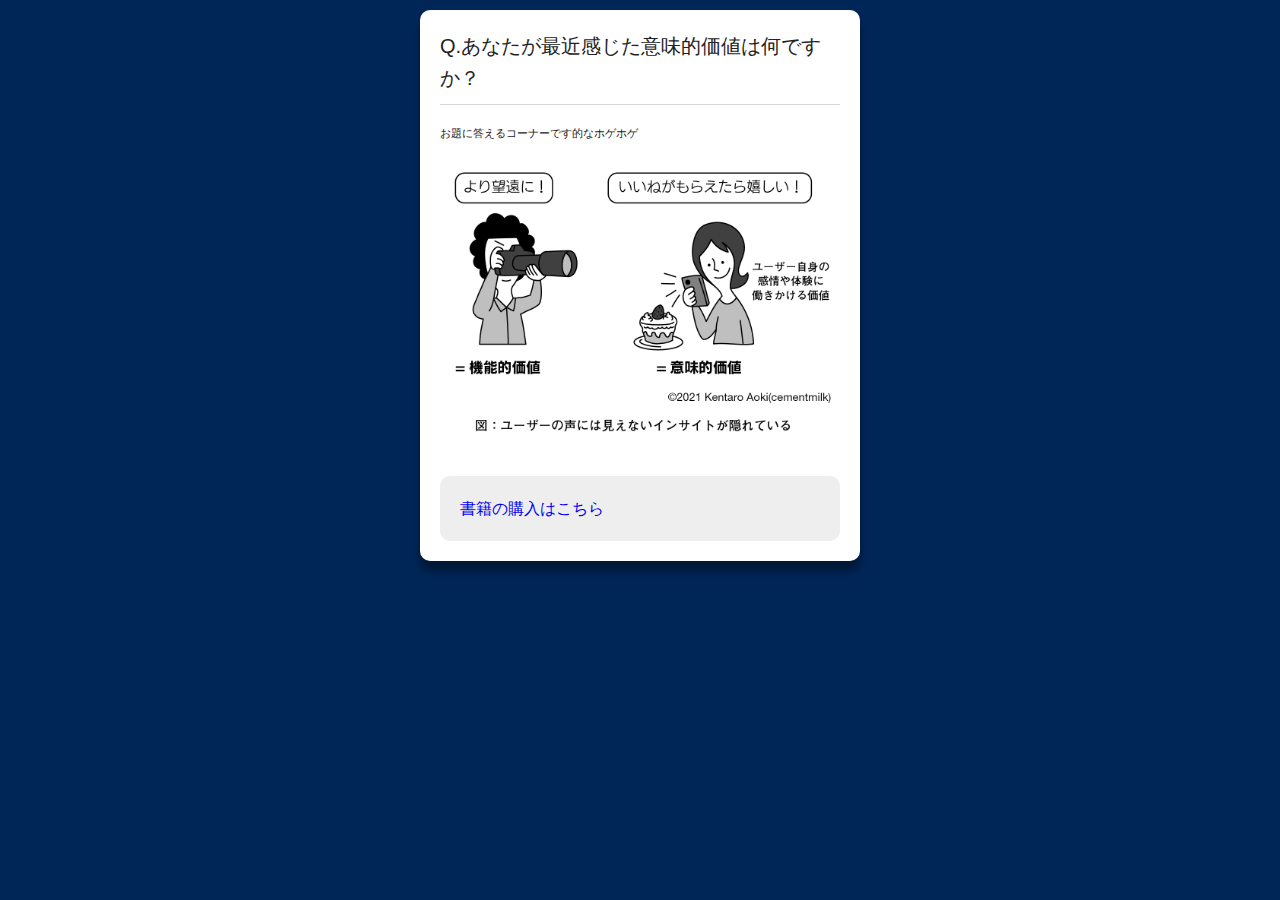
<file: pages/user_insight..html>
<!DOCTYPE html>
<html>
  <head>
    <meta http-equiv="X-UA-Compatible" content="IE=edge">
    <meta charset="utf-8">
    <title>Q.あなたが最近感じた意味的価値は何ですか？</title>

    <meta name="twitter:card" content="summary_large_image" /> <!--①-->
    <meta name="twitter:site" content="@tsuyoshi_osiire" /> <!--②-->
    <meta property="og:url" content="https://tsuyoshi-kaneko.github.io/uco/pages/user_insight.html" /> <!--③-->
    <meta property="og:title" content="Q.あなたが最近感じた意味的価値は何ですか？" /> <!--④-->
    <meta property="og:description" content="[書籍]ユーザー中心組織論のお題です" /> <!--⑤-->
    <meta property="og:image" content="https://tsuyoshi-kaneko.github.io/uco/user_insight.png" /> <!--⑥-->



    <meta name="description" content="">
    <meta name="author" content="">
    <meta name="viewport" content="width=device-width, initial-scale=1">
    <link rel="stylesheet" href="pages.css">
    <link rel="shortcut icon" href="">
  </head>
  <body>
    <section>
      <h1>Q.あなたが最近感じた意味的価値は何ですか？</h1>
      <p class="description">
        お題に答えるコーナーです的なホゲホゲ
      </p>
      <p class="main_image">
        <img src="https://tsuyoshi-kaneko.github.io/uco/user_insight.png" alt="Q.あなたが最近感じた意味的価値は何ですか？" title="Q.あなたが最近感じた意味的価値は何ですか？">
      </p>
      <p class="quote">
        <a href="https://gihyo.jp/book/2021/978-4-297-11997-3">書籍の購入はこちら</a>
      </p>
    </section>
  </body>
</html>
</file>
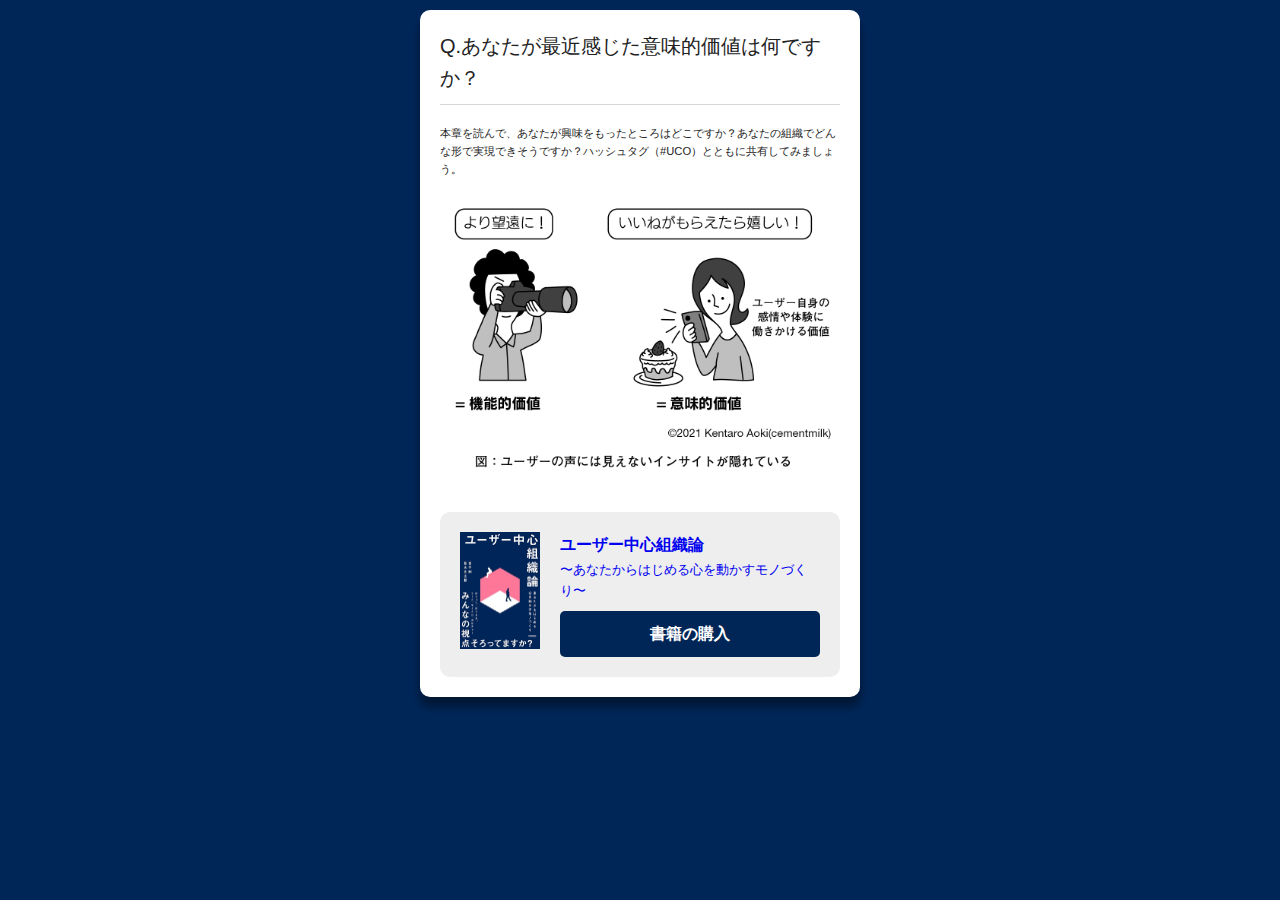
<file: pages/user_insight.html>
<!DOCTYPE html>
<html>
  <head>
    <meta http-equiv="X-UA-Compatible" content="IE=edge">
    <meta charset="utf-8">
    <title>Q.あなたが最近感じた意味的価値は何ですか？</title>

    <meta name="twitter:card" content="summary_large_image" /> <!--①-->
    <meta name="twitter:site" content="@tsuyoshi_osiire" /> <!--②-->
    <meta property="og:url" content="https://tsuyoshi-kaneko.github.io/uco/pages/user_insight.html" /> <!--③-->
    <meta property="og:title" content="Q.あなたが最近感じた意味的価値は何ですか？" /> <!--④-->
    <meta property="og:description" content="[書籍]ユーザー中心組織論のお題です" /> <!--⑤-->
    <meta property="og:image" content="https://tsuyoshi-kaneko.github.io/uco/user_insight.png" /> <!--⑥-->

    <meta name="description" content="">
    <meta name="author" content="">
    <meta name="viewport" content="width=device-width, initial-scale=1">
    <link rel="stylesheet" href="pages.css">
    <link rel="shortcut icon" href="">
  </head>
  <body>
    <section>
      <h1>Q.あなたが最近感じた意味的価値は何ですか？</h1>
      <p class="description">
        本章を読んで、あなたが興味をもったところはどこですか？あなたの組織でどんな形で実現できそうですか？ハッシュタグ（#UCO）とともに共有してみましょう。
      </p>
      <p class="main_image">
        <img src="https://tsuyoshi-kaneko.github.io/uco/user_insight.png" alt="Q.あなたが最近感じた意味的価値は何ですか？" title="Q.あなたが最近感じた意味的価値は何ですか？">
      </p>
      <p class="quote">
        <a href="https://gihyo.jp/book/2021/978-4-297-11997-3">
          <span class="quote_image">
            <img src="uco.jpg" alt="ユーザー中心組織論
      〜あなたからはじめる心を動かすモノづくり〜" title="ユーザー中心組織論
      〜あなたからはじめる心を動かすモノづくり〜" >
          </span>
        <span class="quote_text">
          <span class="book_title">ユーザー中心組織論</span>
          <span class="book_title_desc">〜あなたからはじめる心を動かすモノづくり〜</span>
          <span class="book_link">書籍の購入</span>
        </span>
        </a>
      </p>
    </section>
  </body>
</html>
</file>
<file: pages/pages.css>
/* http://meyerweb.com/eric/tools/css/reset/
   v2.0 | 20110126
   License: none (public domain)
*/

html, body, div, span, applet, object, iframe,
h1, h2, h3, h4, h5, h6, p, blockquote, pre,
a, abbr, acronym, address, big, cite, code,
del, dfn, em, img, ins, kbd, q, s, samp,
small, strike, strong, sub, sup, tt, var,
b, u, i, center,
dl, dt, dd, ol, ul, li,
fieldset, form, label, legend,
table, caption, tbody, tfoot, thead, tr, th, td,
article, aside, canvas, details, embed,
figure, figcaption, footer, header, hgroup,
menu, nav, output, ruby, section, summary,
time, mark, audio, video {
	margin: 0;
	padding: 0;
	border: 0;
	font-size: 100%;
	font: inherit;
	vertical-align: baseline;
}
/* HTML5 display-role reset for older browsers */
article, aside, details, figcaption, figure,
footer, header, hgroup, menu, nav, section {
	display: block;
}
body {
	line-height: 1;
}
ol, ul {
	list-style: none;
}
blockquote, q {
	quotes: none;
}
blockquote:before, blockquote:after,
q:before, q:after {
	content: '';
	content: none;
}
table {
	border-collapse: collapse;
	border-spacing: 0;
}


body{
  width: 100%;
  background: #002658;
	font-family: "Helvetica Neue",
    Arial,
    "Hiragino Kaku Gothic ProN",
    "Hiragino Sans",
    Meiryo,
    sans-serif;
		line-height: 1.6;
}
section{
	padding: 20px;
  max-width: 400px;
  margin: 10px auto;
  color: #222;
  background: #fff;
  border-radius: 10px;
  box-shadow: 0px 10px 10px rgb(0 0 0 / 40%);
}
h1{
	font-size: 20px;
  padding: 0 0 10px 0;
  border-bottom: 1px solid #d8d8d8;
}
.description{
  margin: 20px 0;
  font-size: 0.7em;
}
.main_image img{
  width: 100%;
  margin-bottom: 20px;
}
.quote a{
  display: flex;
  background: #eee;
  border-radius: 10px;
  padding: 20px;
	text-decoration: none;
}
.quote_image{
  flex-grow: 1;
}
.quote_image img{
	width: 80px;
}
.quote_text{
	display: block;
  flex-grow: 3;
	margin: 0 0 0 20px;
}
.book_title{
	font-weight: bold;
	margin-bottom: 3px;
	display: block;
}
.book_title_desc{
	font-size: 0.8em;
	display: block;
}
.book_link{
	display: block;
	background: #002658;
	padding: 10px 10px;
	text-align: center;
	font-size: 1em;
	margin: 10px 0 0;
	border-radius: 5px;
	color: #fff;
	font-weight: bold;
}
</file>
